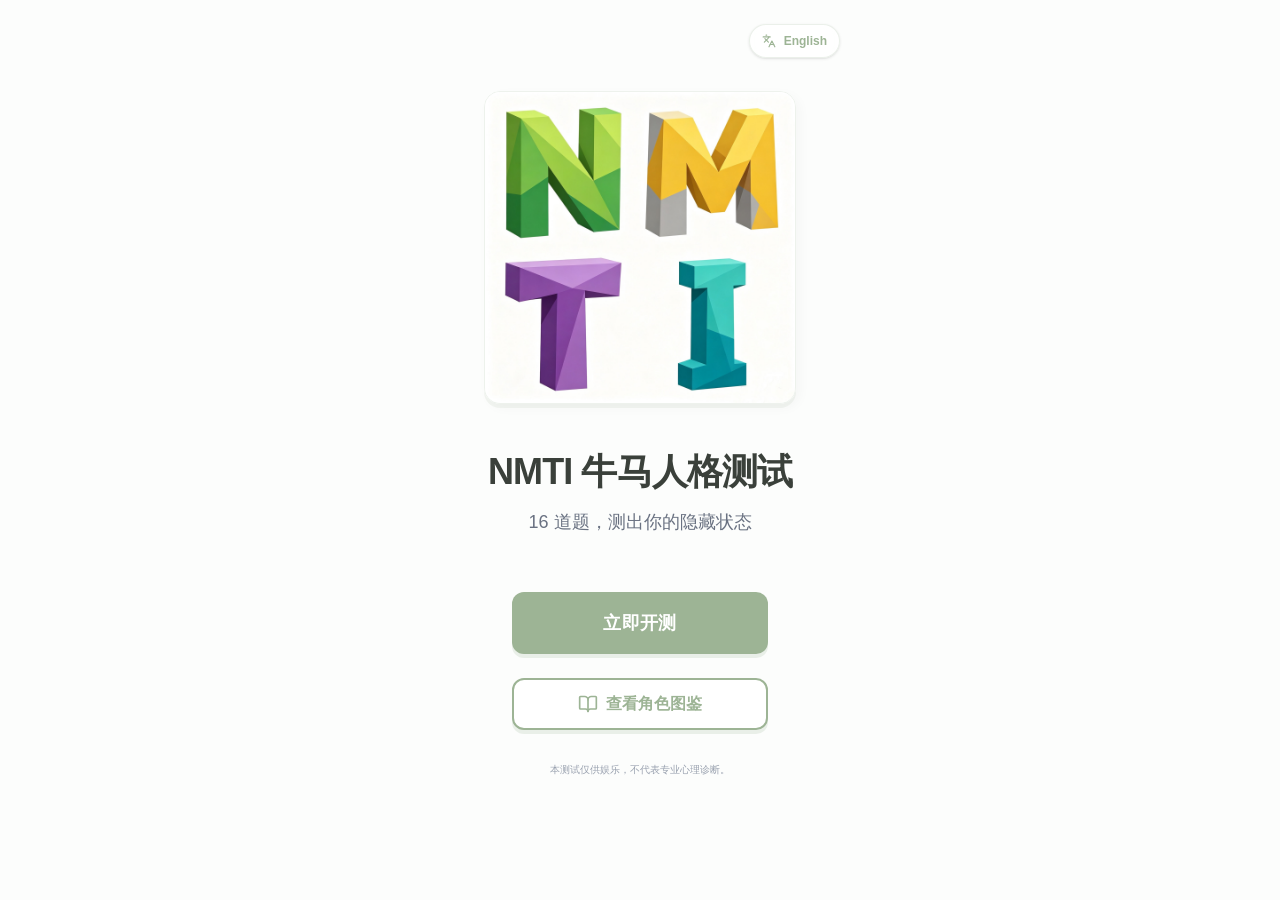
<file: public/nmti-app/index.html>
<!doctype html>
<html lang="zh-CN">
<head>
  <meta charset="UTF-8">
  <meta name="viewport" content="width=device-width, initial-scale=1.0">
  <title>NMTI 牛马人格测试</title>
  <link rel="stylesheet" href="./assets/index.css?v=20260815-1">
  <link rel="stylesheet" href="./embed.css?v=20260815-2">
</head>
<body>
  <div id="root"></div>
  <script type="module" src="./assets/index.js"></script>
</body>
</html>
</file>
<file: public/nmti-app/embed.css>
html,
body,
#root {
  width: 100%;
  min-width: 0;
  margin: 0;
  cursor: auto;
}

button,
a {
  cursor: pointer;
}

@media (min-width: 400px) and (max-height: 800px) {
  .p-10 {
    padding: 20px;
  }

  .w-\[85\%\] {
    width: 62%;
  }

  .mb-12 {
    margin-bottom: 20px;
  }

  .mb-14 {
    margin-bottom: 24px;
  }

  .mb-4 {
    margin-bottom: 8px;
  }

  .gap-6 {
    gap: 12px;
  }

  .py-4 {
    padding-block: 10px;
  }

  .py-3 {
    padding-block: 8px;
  }

  .mt-8 {
    margin-top: 12px;
  }

  .pb-8 {
    padding-bottom: 12px;
  }

  .text-4xl {
    font-size: 2rem;
    line-height: 2.25rem;
  }
}
</file>
<file: public/nmti-app/assets/index.css>
/*! tailwindcss v4.3.0 | MIT License | https://tailwindcss.com */@layer properties{@supports (((-webkit-hyphens:none)) and (not (margin-trim:inline))) or ((-moz-orient:inline) and (not (color:rgb(from red r g b)))){*,:before,:after,::backdrop{--tw-space-y-reverse:0;--tw-border-style:solid;--tw-leading:initial;--tw-font-weight:initial;--tw-tracking:initial;--tw-shadow:0 0 #0000;--tw-shadow-color:initial;--tw-shadow-alpha:100%;--tw-inset-shadow:0 0 #0000;--tw-inset-shadow-color:initial;--tw-inset-shadow-alpha:100%;--tw-ring-color:initial;--tw-ring-shadow:0 0 #0000;--tw-inset-ring-color:initial;--tw-inset-ring-shadow:0 0 #0000;--tw-ring-inset:initial;--tw-ring-offset-width:0px;--tw-ring-offset-color:#fff;--tw-ring-offset-shadow:0 0 #0000;--tw-blur:initial;--tw-brightness:initial;--tw-contrast:initial;--tw-grayscale:initial;--tw-hue-rotate:initial;--tw-invert:initial;--tw-opacity:initial;--tw-saturate:initial;--tw-sepia:initial;--tw-drop-shadow:initial;--tw-drop-shadow-color:initial;--tw-drop-shadow-alpha:100%;--tw-drop-shadow-size:initial;--tw-backdrop-blur:initial;--tw-backdrop-brightness:initial;--tw-backdrop-contrast:initial;--tw-backdrop-grayscale:initial;--tw-backdrop-hue-rotate:initial;--tw-backdrop-invert:initial;--tw-backdrop-opacity:initial;--tw-backdrop-saturate:initial;--tw-backdrop-sepia:initial;--tw-scale-x:1;--tw-scale-y:1;--tw-scale-z:1}}}@layer theme{:root,:host{--font-sans:"Noto Sans SC", "PingFang SC", "Microsoft YaHei", sans-serif;--font-mono:ui-monospace, SFMono-Regular, Menlo, Monaco, Consolas, "Liberation Mono", "Courier New", monospace;--color-gray-50:oklch(98.5% .002 247.839);--color-gray-100:oklch(96.7% .003 264.542);--color-gray-200:oklch(92.8% .006 264.531);--color-gray-400:oklch(70.7% .022 261.325);--color-gray-500:oklch(55.1% .027 264.364);--color-gray-600:oklch(44.6% .03 256.802);--color-gray-700:oklch(37.3% .034 259.733);--color-white:#fff;--spacing:.25rem;--container-md:28rem;--text-xs:.75rem;--text-xs--line-height:calc(1 / .75);--text-sm:.875rem;--text-sm--line-height:calc(1.25 / .875);--text-base:1rem;--text-base--line-height: 1.5 ;--text-lg:1.125rem;--text-lg--line-height:calc(1.75 / 1.125);--text-xl:1.25rem;--text-xl--line-height:calc(1.75 / 1.25);--text-2xl:1.5rem;--text-2xl--line-height:calc(2 / 1.5);--text-4xl:2.25rem;--text-4xl--line-height:calc(2.5 / 2.25);--font-weight-medium:500;--font-weight-bold:700;--font-weight-black:900;--tracking-tight:-.025em;--tracking-wide:.025em;--tracking-wider:.05em;--tracking-widest:.1em;--leading-relaxed:1.625;--radius-lg:.5rem;--radius-xl:.75rem;--radius-2xl:1rem;--default-transition-duration:.15s;--default-transition-timing-function:cubic-bezier(.4, 0, .2, 1);--default-font-family:var(--font-sans);--default-mono-font-family:var(--font-mono);--font-display:"Fredoka", "Noto Sans SC", sans-serif;--color-nmti-bg:#f2f5f2;--color-nmti-text:#3a403a}}@layer base{*,:after,:before,::backdrop{box-sizing:border-box;border:0 solid;margin:0;padding:0}::file-selector-button{box-sizing:border-box;border:0 solid;margin:0;padding:0}html,:host{-webkit-text-size-adjust:100%;-moz-tab-size:4;tab-size:4;line-height:1.5;font-family:var(--default-font-family,ui-sans-serif, system-ui, sans-serif, "Apple Color Emoji", "Segoe UI Emoji", "Segoe UI Symbol", "Noto Color Emoji");font-feature-settings:var(--default-font-feature-settings,normal);font-variation-settings:var(--default-font-variation-settings,normal);-webkit-tap-highlight-color:transparent}hr{height:0;color:inherit;border-top-width:1px}abbr:where([title]){-webkit-text-decoration:underline dotted;text-decoration:underline dotted}h1,h2,h3,h4,h5,h6{font-size:inherit;font-weight:inherit}a{color:inherit;-webkit-text-decoration:inherit;text-decoration:inherit}b,strong{font-weight:bolder}code,kbd,samp,pre{font-family:var(--default-mono-font-family,ui-monospace, SFMono-Regular, Menlo, Monaco, Consolas, "Liberation Mono", "Courier New", monospace);font-feature-settings:var(--default-mono-font-feature-settings,normal);font-variation-settings:var(--default-mono-font-variation-settings,normal);font-size:1em}small{font-size:80%}sub,sup{vertical-align:baseline;font-size:75%;line-height:0;position:relative}sub{bottom:-.25em}sup{top:-.5em}table{text-indent:0;border-color:inherit;border-collapse:collapse}:-moz-focusring{outline:auto}progress{vertical-align:baseline}summary{display:list-item}ol,ul,menu{list-style:none}img,svg,video,canvas,audio,iframe,embed,object{vertical-align:middle;display:block}img,video{max-width:100%;height:auto}button,input,select,optgroup,textarea{font:inherit;font-feature-settings:inherit;font-variation-settings:inherit;letter-spacing:inherit;color:inherit;opacity:1;background-color:#0000;border-radius:0}::file-selector-button{font:inherit;font-feature-settings:inherit;font-variation-settings:inherit;letter-spacing:inherit;color:inherit;opacity:1;background-color:#0000;border-radius:0}:where(select:is([multiple],[size])) optgroup{font-weight:bolder}:where(select:is([multiple],[size])) optgroup option{padding-inline-start:20px}::file-selector-button{margin-inline-end:4px}::placeholder{opacity:1}@supports (not ((-webkit-appearance:-apple-pay-button))) or (contain-intrinsic-size:1px){::placeholder{color:currentColor}@supports (color:color-mix(in lab,red,red)){::placeholder{color:color-mix(in oklab,currentcolor 50%,transparent)}}}textarea{resize:vertical}::-webkit-search-decoration{-webkit-appearance:none}::-webkit-date-and-time-value{min-height:1lh;text-align:inherit}::-webkit-datetime-edit{display:inline-flex}::-webkit-datetime-edit-fields-wrapper{padding:0}::-webkit-datetime-edit{padding-block:0}::-webkit-datetime-edit-year-field{padding-block:0}::-webkit-datetime-edit-month-field{padding-block:0}::-webkit-datetime-edit-day-field{padding-block:0}::-webkit-datetime-edit-hour-field{padding-block:0}::-webkit-datetime-edit-minute-field{padding-block:0}::-webkit-datetime-edit-second-field{padding-block:0}::-webkit-datetime-edit-millisecond-field{padding-block:0}::-webkit-datetime-edit-meridiem-field{padding-block:0}::-webkit-calendar-picker-indicator{line-height:1}:-moz-ui-invalid{box-shadow:none}button,input:where([type=button],[type=reset],[type=submit]){-webkit-appearance:button;-moz-appearance:button;appearance:button}::file-selector-button{-webkit-appearance:button;-moz-appearance:button;appearance:button}::-webkit-inner-spin-button{height:auto}::-webkit-outer-spin-button{height:auto}[hidden]:where(:not([hidden=until-found])){display:none!important}body{background-color:var(--color-nmti-bg);font-family:var(--font-sans);color:var(--color-nmti-text);-webkit-tap-highlight-color:transparent}.nmti-shadow{border:1px solid #9db49526;box-shadow:4px 4px 12px #00000008,0 4px #9db4951a}.nmti-button-shadow{border:1px solid #9db4954d;box-shadow:0 4px #9db49533}.nmti-button-shadow:active{transform:translateY(3px);box-shadow:0 1px #9db4951a}}@layer components;@layer utilities{.absolute{position:absolute}.relative{position:relative}.-top-4{top:calc(var(--spacing) * -4)}.top-6{top:calc(var(--spacing) * 6)}.-right-2{right:calc(var(--spacing) * -2)}.right-6{right:calc(var(--spacing) * 6)}.mx-auto{margin-inline:auto}.mt-8{margin-top:calc(var(--spacing) * 8)}.mt-12{margin-top:calc(var(--spacing) * 12)}.mb-2{margin-bottom:calc(var(--spacing) * 2)}.mb-3{margin-bottom:calc(var(--spacing) * 3)}.mb-4{margin-bottom:calc(var(--spacing) * 4)}.mb-6{margin-bottom:calc(var(--spacing) * 6)}.mb-8{margin-bottom:calc(var(--spacing) * 8)}.mb-10{margin-bottom:calc(var(--spacing) * 10)}.mb-12{margin-bottom:calc(var(--spacing) * 12)}.mb-14{margin-bottom:calc(var(--spacing) * 14)}.-ml-2{margin-left:calc(var(--spacing) * -2)}.block{display:block}.flex{display:flex}.grid{display:grid}.hidden{display:none}.inline-block{display:inline-block}.h-2{height:calc(var(--spacing) * 2)}.h-5{height:calc(var(--spacing) * 5)}.h-16{height:calc(var(--spacing) * 16)}.h-20{height:calc(var(--spacing) * 20)}.h-64{height:calc(var(--spacing) * 64)}.h-full{height:100%}.min-h-\[160px\]{min-height:160px}.min-h-screen{min-height:100vh}.w-1\.5{width:calc(var(--spacing) * 1.5)}.w-16{width:calc(var(--spacing) * 16)}.w-20{width:calc(var(--spacing) * 20)}.w-64{width:calc(var(--spacing) * 64)}.w-\[85\%\]{width:85%}.w-full{width:100%}.max-w-md{max-width:var(--container-md)}.min-w-\[40px\]{min-width:40px}.flex-1{flex:1}.flex-shrink-0{flex-shrink:0}.rotate-6{rotate:6deg}.grid-cols-1{grid-template-columns:repeat(1,minmax(0,1fr))}.flex-col{flex-direction:column}.flex-wrap{flex-wrap:wrap}.items-center{align-items:center}.items-start{align-items:flex-start}.justify-center{justify-content:center}.gap-2{gap:calc(var(--spacing) * 2)}.gap-4{gap:calc(var(--spacing) * 4)}.gap-6{gap:calc(var(--spacing) * 6)}:where(.space-y-2>:not(:last-child)){--tw-space-y-reverse:0;margin-block-start:calc(calc(var(--spacing) * 2) * var(--tw-space-y-reverse));margin-block-end:calc(calc(var(--spacing) * 2) * calc(1 - var(--tw-space-y-reverse)))}:where(.space-y-3>:not(:last-child)){--tw-space-y-reverse:0;margin-block-start:calc(calc(var(--spacing) * 3) * var(--tw-space-y-reverse));margin-block-end:calc(calc(var(--spacing) * 3) * calc(1 - var(--tw-space-y-reverse)))}:where(.space-y-6>:not(:last-child)){--tw-space-y-reverse:0;margin-block-start:calc(calc(var(--spacing) * 6) * var(--tw-space-y-reverse));margin-block-end:calc(calc(var(--spacing) * 6) * calc(1 - var(--tw-space-y-reverse)))}.overflow-hidden{overflow:hidden}.overflow-x-hidden{overflow-x:hidden}.rounded-2xl{border-radius:var(--radius-2xl)}.rounded-full{border-radius:3.40282e38px}.rounded-lg{border-radius:var(--radius-lg)}.rounded-xl{border-radius:var(--radius-xl)}.border{border-style:var(--tw-border-style);border-width:1px}.border-2{border-style:var(--tw-border-style);border-width:2px}.border-4{border-style:var(--tw-border-style);border-width:4px}.border-t-4{border-top-style:var(--tw-border-style);border-top-width:4px}.border-l-4{border-left-style:var(--tw-border-style);border-left-width:4px}.border-dashed{--tw-border-style:dashed;border-style:dashed}.border-\[\#9db495\]{border-color:#9db495}.border-\[\#9db495\]\/10{border-color:#9db4951a}.border-\[\#9db495\]\/20{border-color:#9db49533}.border-\[\#9db495\]\/30{border-color:#9db4954d}.border-\[\#b89b5e\]{border-color:#b89b5e}.border-gray-100{border-color:var(--color-gray-100)}.border-gray-200{border-color:var(--color-gray-200)}.border-t-\[\#9db495\]{border-top-color:#9db495}.bg-\[\#9db495\]{background-color:#9db495}.bg-\[\#9db495\]\/5{background-color:#9db4950d}.bg-\[\#9db495\]\/30{background-color:#9db4954d}.bg-\[\#b89b5e\]{background-color:#b89b5e}.bg-\[\#eef1ee\]{background-color:#eef1ee}.bg-\[\#f0f3f0\]{background-color:#f0f3f0}.bg-\[\#f2f5f2\]{background-color:#f2f5f2}.bg-\[\#fcfdfc\]{background-color:#fcfdfc}.bg-gray-50{background-color:var(--color-gray-50)}.bg-gray-200{background-color:var(--color-gray-200)}.bg-transparent{background-color:#0000}.bg-white{background-color:var(--color-white)}.bg-white\/50{background-color:#ffffff80}@supports (color:color-mix(in lab,red,red)){.bg-white\/50{background-color:color-mix(in oklab,var(--color-white) 50%,transparent)}}.bg-white\/80{background-color:#fffc}@supports (color:color-mix(in lab,red,red)){.bg-white\/80{background-color:color-mix(in oklab,var(--color-white) 80%,transparent)}}.object-cover{object-fit:cover}.p-2{padding:calc(var(--spacing) * 2)}.p-3{padding:calc(var(--spacing) * 3)}.p-5{padding:calc(var(--spacing) * 5)}.p-6{padding:calc(var(--spacing) * 6)}.p-8{padding:calc(var(--spacing) * 8)}.p-10{padding:calc(var(--spacing) * 10)}.px-3{padding-inline:calc(var(--spacing) * 3)}.px-4{padding-inline:calc(var(--spacing) * 4)}.px-6{padding-inline:calc(var(--spacing) * 6)}.px-8{padding-inline:calc(var(--spacing) * 8)}.py-1\.5{padding-block:calc(var(--spacing) * 1.5)}.py-2{padding-block:calc(var(--spacing) * 2)}.py-3{padding-block:calc(var(--spacing) * 3)}.py-4{padding-block:calc(var(--spacing) * 4)}.py-10{padding-block:calc(var(--spacing) * 10)}.pt-4{padding-top:calc(var(--spacing) * 4)}.pt-10{padding-top:calc(var(--spacing) * 10)}.pb-6{padding-bottom:calc(var(--spacing) * 6)}.pb-8{padding-bottom:calc(var(--spacing) * 8)}.pb-12{padding-bottom:calc(var(--spacing) * 12)}.text-center{text-align:center}.text-left{text-align:left}.font-display{font-family:var(--font-display)}.text-2xl{font-size:var(--text-2xl);line-height:var(--tw-leading,var(--text-2xl--line-height))}.text-4xl{font-size:var(--text-4xl);line-height:var(--tw-leading,var(--text-4xl--line-height))}.text-base{font-size:var(--text-base);line-height:var(--tw-leading,var(--text-base--line-height))}.text-lg{font-size:var(--text-lg);line-height:var(--tw-leading,var(--text-lg--line-height))}.text-sm{font-size:var(--text-sm);line-height:var(--tw-leading,var(--text-sm--line-height))}.text-xl{font-size:var(--text-xl);line-height:var(--tw-leading,var(--text-xl--line-height))}.text-xs{font-size:var(--text-xs);line-height:var(--tw-leading,var(--text-xs--line-height))}.text-\[10px\]{font-size:10px}.leading-relaxed{--tw-leading:var(--leading-relaxed);line-height:var(--leading-relaxed)}.font-black{--tw-font-weight:var(--font-weight-black);font-weight:var(--font-weight-black)}.font-bold{--tw-font-weight:var(--font-weight-bold);font-weight:var(--font-weight-bold)}.font-medium{--tw-font-weight:var(--font-weight-medium);font-weight:var(--font-weight-medium)}.tracking-tight{--tw-tracking:var(--tracking-tight);letter-spacing:var(--tracking-tight)}.tracking-wide{--tw-tracking:var(--tracking-wide);letter-spacing:var(--tracking-wide)}.tracking-wider{--tw-tracking:var(--tracking-wider);letter-spacing:var(--tracking-wider)}.tracking-widest{--tw-tracking:var(--tracking-widest);letter-spacing:var(--tracking-widest)}.text-\[\#3a403a\]{color:#3a403a}.text-\[\#9db495\]{color:#9db495}.text-\[\#9db495\]\/50{color:#9db49580}.text-\[\#9db495\]\/60{color:#9db49599}.text-\[\#b89b5e\]{color:#b89b5e}.text-gray-400{color:var(--color-gray-400)}.text-gray-500{color:var(--color-gray-500)}.text-gray-600{color:var(--color-gray-600)}.text-gray-700{color:var(--color-gray-700)}.text-white{color:var(--color-white)}.uppercase{text-transform:uppercase}.italic{font-style:italic}.opacity-60{opacity:.6}.shadow-lg{--tw-shadow:0 10px 15px -3px var(--tw-shadow-color,#0000001a), 0 4px 6px -4px var(--tw-shadow-color,#0000001a);box-shadow:var(--tw-inset-shadow),var(--tw-inset-ring-shadow),var(--tw-ring-offset-shadow),var(--tw-ring-shadow),var(--tw-shadow)}.shadow-sm{--tw-shadow:0 1px 3px 0 var(--tw-shadow-color,#0000001a), 0 1px 2px -1px var(--tw-shadow-color,#0000001a);box-shadow:var(--tw-inset-shadow),var(--tw-inset-ring-shadow),var(--tw-ring-offset-shadow),var(--tw-ring-shadow),var(--tw-shadow)}.grayscale{--tw-grayscale:grayscale(100%);filter:var(--tw-blur,) var(--tw-brightness,) var(--tw-contrast,) var(--tw-grayscale,) var(--tw-hue-rotate,) var(--tw-invert,) var(--tw-saturate,) var(--tw-sepia,) var(--tw-drop-shadow,)}.backdrop-blur{--tw-backdrop-blur:blur(8px);-webkit-backdrop-filter:var(--tw-backdrop-blur,) var(--tw-backdrop-brightness,) var(--tw-backdrop-contrast,) var(--tw-backdrop-grayscale,) var(--tw-backdrop-hue-rotate,) var(--tw-backdrop-invert,) var(--tw-backdrop-opacity,) var(--tw-backdrop-saturate,) var(--tw-backdrop-sepia,);backdrop-filter:var(--tw-backdrop-blur,) var(--tw-backdrop-brightness,) var(--tw-backdrop-contrast,) var(--tw-backdrop-grayscale,) var(--tw-backdrop-hue-rotate,) var(--tw-backdrop-invert,) var(--tw-backdrop-opacity,) var(--tw-backdrop-saturate,) var(--tw-backdrop-sepia,)}.transition{transition-property:color,background-color,border-color,outline-color,text-decoration-color,fill,stroke,--tw-gradient-from,--tw-gradient-via,--tw-gradient-to,opacity,box-shadow,transform,translate,scale,rotate,filter,-webkit-backdrop-filter,backdrop-filter,display,content-visibility,overlay,pointer-events;transition-timing-function:var(--tw-ease,var(--default-transition-timing-function));transition-duration:var(--tw-duration,var(--default-transition-duration))}.transition-all{transition-property:all;transition-timing-function:var(--tw-ease,var(--default-transition-timing-function));transition-duration:var(--tw-duration,var(--default-transition-duration))}.select-none{-webkit-user-select:none;user-select:none}@media(hover:hover){.hover\:border-\[\#9db495\]\/30:hover{border-color:#9db4954d}}.active\:scale-95:active{--tw-scale-x:95%;--tw-scale-y:95%;--tw-scale-z:95%;scale:var(--tw-scale-x) var(--tw-scale-y)}}.page-enter{opacity:0;transform:translateY(10px)}.page-enter-active{opacity:1;transition:opacity .3s,transform .3s;transform:translateY(0)}@property --tw-space-y-reverse{syntax:"*";inherits:false;initial-value:0}@property --tw-border-style{syntax:"*";inherits:false;initial-value:solid}@property --tw-leading{syntax:"*";inherits:false}@property --tw-font-weight{syntax:"*";inherits:false}@property --tw-tracking{syntax:"*";inherits:false}@property --tw-shadow{syntax:"*";inherits:false;initial-value:0 0 #0000}@property --tw-shadow-color{syntax:"*";inherits:false}@property --tw-shadow-alpha{syntax:"<percentage>";inherits:false;initial-value:100%}@property --tw-inset-shadow{syntax:"*";inherits:false;initial-value:0 0 #0000}@property --tw-inset-shadow-color{syntax:"*";inherits:false}@property --tw-inset-shadow-alpha{syntax:"<percentage>";inherits:false;initial-value:100%}@property --tw-ring-color{syntax:"*";inherits:false}@property --tw-ring-shadow{syntax:"*";inherits:false;initial-value:0 0 #0000}@property --tw-inset-ring-color{syntax:"*";inherits:false}@property --tw-inset-ring-shadow{syntax:"*";inherits:false;initial-value:0 0 #0000}@property --tw-ring-inset{syntax:"*";inherits:false}@property --tw-ring-offset-width{syntax:"<length>";inherits:false;initial-value:0}@property --tw-ring-offset-color{syntax:"*";inherits:false;initial-value:#fff}@property --tw-ring-offset-shadow{syntax:"*";inherits:false;initial-value:0 0 #0000}@property --tw-blur{syntax:"*";inherits:false}@property --tw-brightness{syntax:"*";inherits:false}@property --tw-contrast{syntax:"*";inherits:false}@property --tw-grayscale{syntax:"*";inherits:false}@property --tw-hue-rotate{syntax:"*";inherits:false}@property --tw-invert{syntax:"*";inherits:false}@property --tw-opacity{syntax:"*";inherits:false}@property --tw-saturate{syntax:"*";inherits:false}@property --tw-sepia{syntax:"*";inherits:false}@property --tw-drop-shadow{syntax:"*";inherits:false}@property --tw-drop-shadow-color{syntax:"*";inherits:false}@property --tw-drop-shadow-alpha{syntax:"<percentage>";inherits:false;initial-value:100%}@property --tw-drop-shadow-size{syntax:"*";inherits:false}@property --tw-backdrop-blur{syntax:"*";inherits:false}@property --tw-backdrop-brightness{syntax:"*";inherits:false}@property --tw-backdrop-contrast{syntax:"*";inherits:false}@property --tw-backdrop-grayscale{syntax:"*";inherits:false}@property --tw-backdrop-hue-rotate{syntax:"*";inherits:false}@property --tw-backdrop-invert{syntax:"*";inherits:false}@property --tw-backdrop-opacity{syntax:"*";inherits:false}@property --tw-backdrop-saturate{syntax:"*";inherits:false}@property --tw-backdrop-sepia{syntax:"*";inherits:false}@property --tw-scale-x{syntax:"*";inherits:false;initial-value:1}@property --tw-scale-y{syntax:"*";inherits:false;initial-value:1}@property --tw-scale-z{syntax:"*";inherits:false;initial-value:1}
</file>
